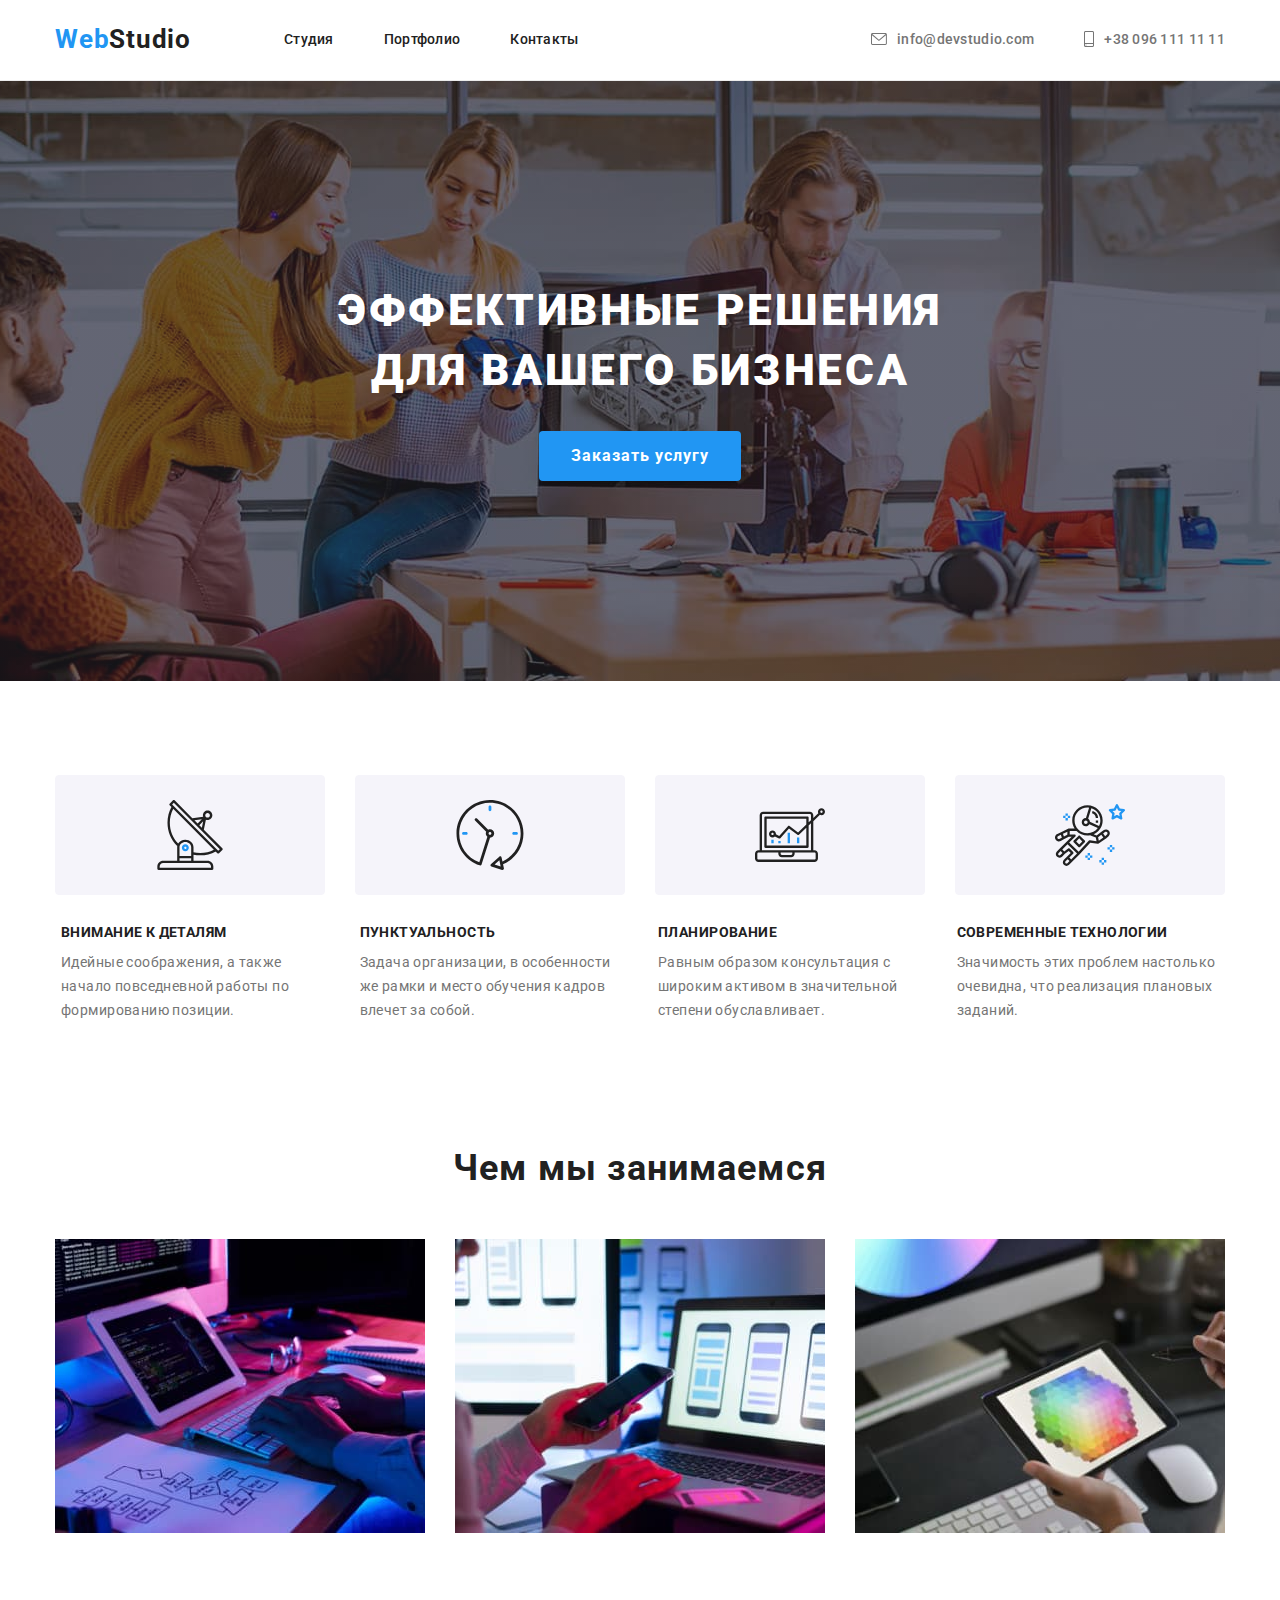
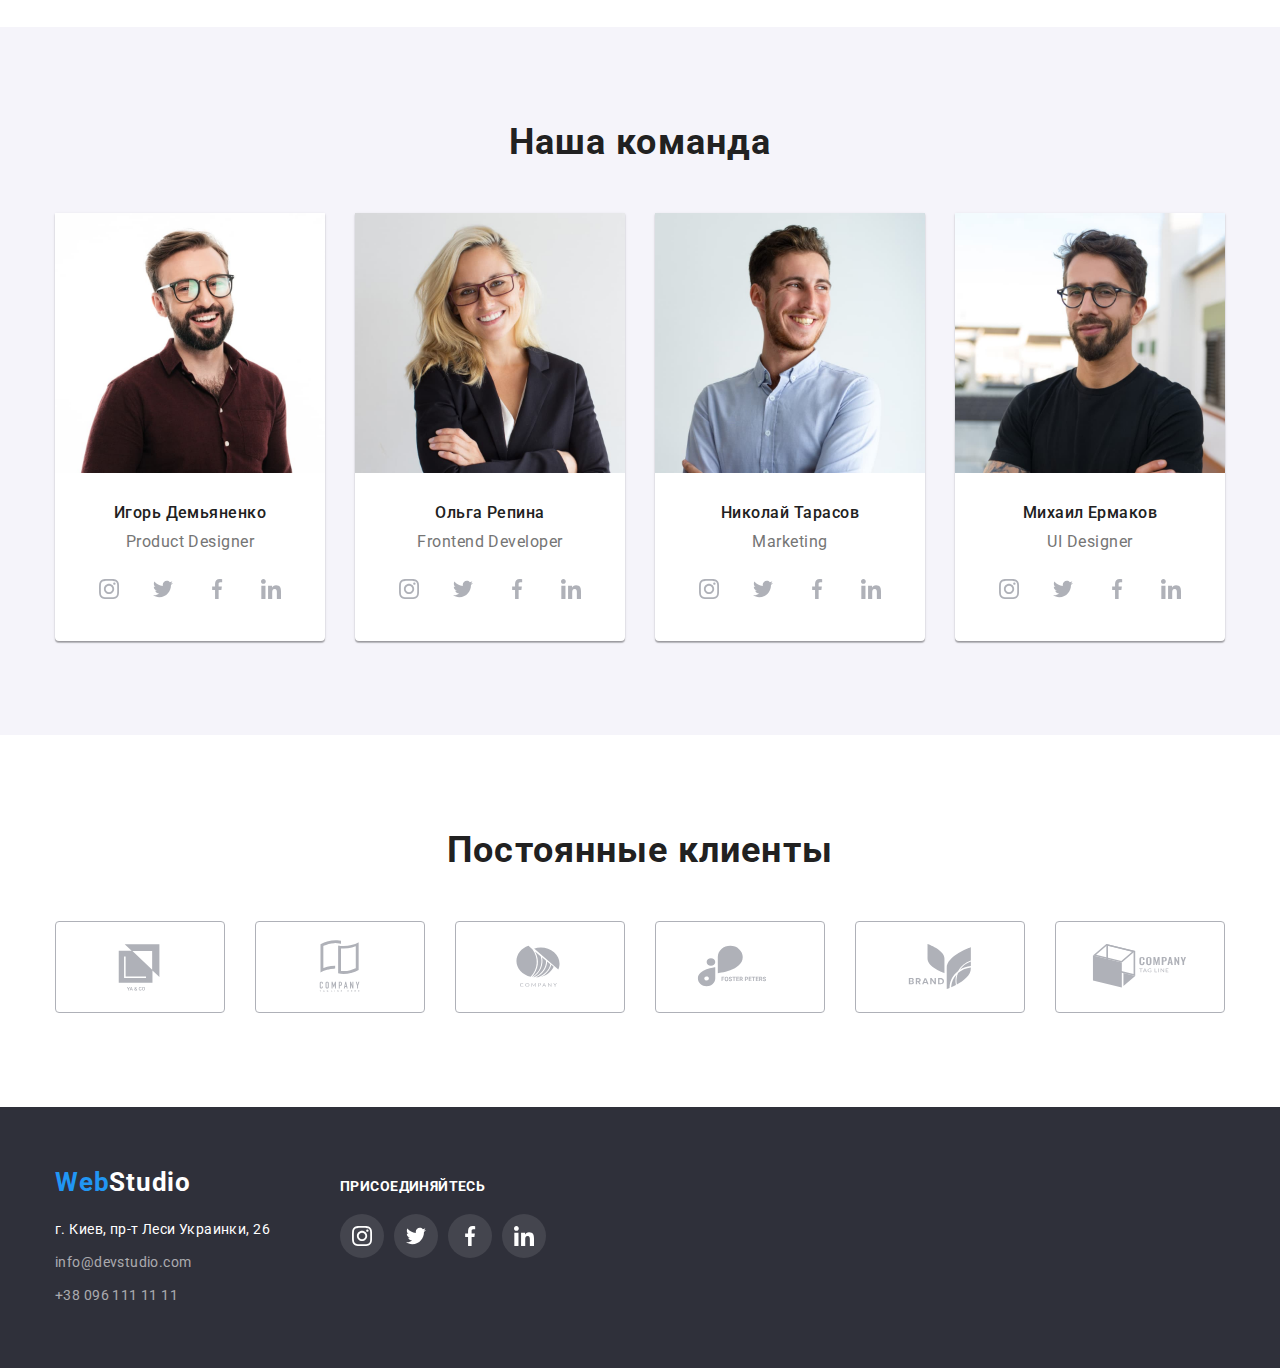
<file: index.html>
<!DOCTYPE html>
<html lang="ru">
<head>
    <meta charset="UTF-8">
    <meta http-equiv="X-UA-Compatible" content="IE=edge">
    <meta name="viewport" content="width=device-width, initial-scale=1.0">
    <title>Эффективные решения для вашего бизнеса</title>
    <link rel="preconnect" href="https://fonts.googleapis.com">
    <link rel="preconnect" href="https://fonts.gstatic.com" crossorigin>
    <link href="https://fonts.googleapis.com/css2?family=Raleway:wght@700&family=Roboto:wght@400;500;700;900&display=swap" rel="stylesheet">
    <link 
        rel="stylesheet" 
        href="https://cdnjs.cloudflare.com/ajax/libs/modern-normalize/1.1.0/modern-normalize.min.css" 
        integrity="sha512-wpPYUAdjBVSE4KJnH1VR1HeZfpl1ub8YT/NKx4PuQ5NmX2tKuGu6U/JRp5y+Y8XG2tV+wKQpNHVUX03MfMFn9Q==" 
        crossorigin="anonymous" 
        referrerpolicy="no-referrer" 
    />
    <link rel="stylesheet" href="https://cdnjs.cloudflare.com/ajax/libs/modern-normalize/1.1.0/modern-normalize.min.css">
    <link rel="stylesheet" href="./css/style.css">
</head>
<body>
    <header class="header">
        <div class="container header-container">
        <a class="header-logo link" href="./index.html"><span class="header-logo-web">Web</span>Studio</a>
        <nav class="header-nav">
            <ul class="list header-list">
                <li class="header-item"><a class="link header-link" href="./index.html"
                    rel="noopener noreferrer">Студия</a></li>
                <li class="header-item"><a class="link header-link" href="./portfolio.html"
                    rel="noopener noreferrer">Портфолио</a></li>
                <li class="header-item"><a class="link header-link" href="">Контакты</a></li>            
             </ul>
        </nav>
               
            <ul class="list header-tel-item">
                <li class="header-mail-img">
                                <a class="link header-tel" href="mailto:info@devstudio.com">
                   <svg class="header-mail" width="16" height="12">
                       <use href="./images/icons.svg#icon-envelope">
                        </use>
                   </svg>
                    info@devstudio.com
                                </a>
                
                </li>
                    
                <li class="header-mail-img">
                                <a class="link header-tel" href="tel:+380961111111">
                    <svg class="header-mail" width="10" height="16">
                        <use href="./images/icons.svg#icon-smartphone">
                        </use>
                    </svg>                       
                    +38 096 111 11 11
                                </a>
                </li>
            </ul>
        </div>      
    </header>
    <main>
        <section class="hero">
            <div class="container hero-container">
            <h1 class="hero-title">Эффективные решения для вашего бизнеса</h1>
            <button type="button" class="hero-btn">Заказать услугу</button> 
            </div>
        </section>
        <section class="about">
            <div class="container about-container">
            <h2 class="visually-hidden">Преимущества</h2>
            <ul class="about-item-photo-img" style="list-style:none;">
                <li class="about-item-title-img">
                    <a href="" class="about-item-link">
                        <svg class="about-item-icon" width="70" height="70">
                            <use href="./images/icons.svg#icon-antenna">
                            </use>
                        </svg>
                    </a>
                </li>
                <li class="about-item-title-img">
                    <a href="" class="about-item-link">
                        <svg class="about-item-icon" width="70" height="70">
                            <use href="./images/icons.svg#icon-clock">
                            </use>
                        </svg>
                    </a>
                </li>
                <li class="about-item-title-img">
                    <a href="" class="about-item-link">
                        <svg class="about-item-icon" width="70" height="70">
                            <use href="./images/icons.svg#icon-diagram">
                            </use>
                        </svg>
                    </a>
                </li>
                <li class="about-item-title-img">
                    <a href="" class="about-item-link">
                        <svg class="about-item-icon" width="70" height="70">
                            <use href="./images/icons.svg#icon-astronaut">
                            </use>
                        </svg>
                    </a>
                </li>
            </ul>
            
            <ul class="list about-list">
                <li class="about-item">               
                    <h3 class="about-item-title">Внимание к деталям</h3>
                    <p class="about-item-text">Идейные соображения, а также начало повседневной работы по формированию позиции.</p>
                </li>
                 <li class="about-item">
                     <h3 class="about-item-title">Пунктуальность</h3>
                     <p class="about-item-text">Задача организации, в особенности же рамки и место обучения кадров влечет за собой.</p>
                 </li>
                 <li class="about-item">
                    <h3 class="about-item-title">Планирование</h3>
                    <p class="about-item-text">Равным образом консультация с широким активом в значительной степени обуславливает.</p>
                 </li>
                 <li class="about-item">
                     <h3 class="about-item-title">Современные технологии</h3>
                     <p class="about-item-text">Значимость этих проблем настолько очевидна, что реализация плановых заданий.</p>
                 </li>
            </ul>
            </div>
        </section>
        <section class="images">
            <div class="container">
            <h2 class="after-title">Чем мы занимаемся</h2>
            <ul class="list about-img">
                <li class="about-list-img">
                    <img 
                    src="./images/about-img-1.jpg" 
                    alt="печатает на планшете"
                    width="370"
                    height="294"
                    />
                </li>
                <li class="about-list-img">
                    <img 
                    src="./images/about-img-2.jpg" 
                    alt="печатает на ноутбуке"
                    width="370"
                    height="294"
                    />  
                </li>
                <li class="about-list-img">
                    <img 
                    src="./images/about-img-3.jpg" 
                    alt="рисует на планшете"
                    width="370"
                    height="294"
                    />    
                </li>
            </ul>
            </div>
        </section>
        <section class="team">
            <div class="container">
            <h2 class="after-title">Наша команда</h2>
            <ul class="about-team" style="list-style:none;">
                <li class="about-item-img">
                    <img src="./images/team-img-1.jpg" alt="Игорь Демьяненко"
                    width="270"
                    height="260">
                    <div class="about-item-content">
                    <h3 class="about-item-name">Игорь Демьяненко</h3>
                    <p class="about-item-profession" lang="en">Product Designer</p>
                    <ul class="about-team-social-list list">
                        <li class="about-team-social-item">
                            <a href="" class="about-team-social-link">
                                <svg class="about-team-social-icon" width="20" height="20">
                                    <use href="./images/icons.svg#icon-instagram"></use>
                                </svg>
                            </a>
                        </li>
                        <li class="about-team-social-item">
                            <a href="" class="about-team-social-link">
                                <svg class="about-team-social-icon" width="20" height="20">
                                    <use href="./images/icons.svg#icon-twitter"></use>
                                </svg>
                            </a>
                        </li>
                        <li class="about-team-social-item">
                            <a href="" class="about-team-social-link">
                                <svg class="about-team-social-icon" width="20" height="20">
                                    <use href="./images/icons.svg#icon-facebook"></use>
                                </svg>
                            </a>
                        </li>
                        <li class="about-team-social-item">
                            <a href="" class="about-team-social-link">
                                <svg class="about-team-social-icon" width="20" height="20">
                                    <use href="./images/icons.svg#icon-linkedin"></use>
                                </svg>
                            </a>
                        </li>
                    </ul>
                    </div>
                </li>
                <li class="about-item-img">
                    <img src="./images/team-img-2.jpg" alt="Ольга Репина"
                    width="270"
                    height="260">
                    <div class="about-item-content">
                    <h3 class="about-item-name">Ольга Репина</h3>
                    <p class="about-item-profession" lang="en">Frontend Developer</p>
                    <ul class="about-team-social-list list">
                        <li class="about-team-social-item">
                            <a href="" class="about-team-social-link">
                                <svg class="about-team-social-icon" width="20" height="20">
                                    <use href="./images/icons.svg#icon-instagram"></use>
                                </svg>
                            </a>
                        </li>
                        <li class="about-team-social-item">
                            <a href="" class="about-team-social-link">
                                <svg class="about-team-social-icon" width="20" height="20">
                                    <use href="./images/icons.svg#icon-twitter"></use>
                                </svg>
                            </a>
                        </li>
                        <li class="about-team-social-item">
                            <a href="" class="about-team-social-link">
                                <svg class="about-team-social-icon" width="20" height="20">
                                    <use href="./images/icons.svg#icon-facebook"></use>
                                </svg>
                            </a>
                        </li>
                        <li class="about-team-social-item">
                            <a href="" class="about-team-social-link">
                                <svg class="about-team-social-icon" width="20" height="20">
                                    <use href="./images/icons.svg#icon-linkedin"></use>
                                </svg>
                            </a>
                        </li>
                    </ul>
                </div>
                </li>
                <li class="about-item-img">
                    <img src="./images/team-img-3.jpg" alt="Николай Тарасов"
                    width="270"
                    height="260">
                    <div class="about-item-content">
                    <h3 class="about-item-name">Николай Тарасов</h3>
                    <p class="about-item-profession" lang="en">Marketing</p>
                    <ul class="about-team-social-list list">
                        <li class="about-team-social-item">
                            <a href="" class="about-team-social-link">
                                <svg class="about-team-social-icon" width="20" height="20">
                                    <use href="./images/icons.svg#icon-instagram"></use>
                                </svg>
                            </a>
                        </li>
                        <li class="about-team-social-item">
                            <a href="" class="about-team-social-link">
                                <svg class="about-team-social-icon" width="20" height="20">
                                    <use href="./images/icons.svg#icon-twitter"></use>
                                </svg>
                            </a>
                        </li>
                        <li class="about-team-social-item">
                            <a href="" class="about-team-social-link">
                                <svg class="about-team-social-icon" width="20" height="20">
                                    <use href="./images/icons.svg#icon-facebook"></use>
                                </svg>
                            </a>
                        </li>
                        <li class="about-team-social-item">
                            <a href="" class="about-team-social-link">
                                <svg class="about-team-social-icon" width="20" height="20">
                                    <use href="./images/icons.svg#icon-linkedin"></use>
                                </svg>
                            </a>
                        </li>
                    </ul>
                </div>
                </li>
                <li class="about-item-img">
                    <img src="./images/team-img-4.jpg" alt="Михаил Ермаков"
                    width="270"
                    height="260">
                    <div class="about-item-content">
                    <h3 class="about-item-name">Михаил Ермаков</h3>
                    <p class="about-item-profession" lang="en">UI Designer</p>
                    <ul class="about-team-social-list list">
                        <li class="about-team-social-item">
                            <a href="" class="about-team-social-link">
                                <svg class="about-team-social-icon" width="20" height="20">
                                    <use href="./images/icons.svg#icon-instagram"></use>
                                </svg>
                            </a>
                        </li>
                        <li class="about-team-social-item">
                            <a href="" class="about-team-social-link">
                                <svg class="about-team-social-icon" width="20" height="20">
                                    <use href="./images/icons.svg#icon-twitter"></use>
                                </svg>
                            </a>
                        </li>
                        <li class="about-team-social-item">
                            <a href="" class="about-team-social-link">
                                <svg class="about-team-social-icon" width="20" height="20">
                                    <use href="./images/icons.svg#icon-facebook"></use>
                                </svg>
                            </a>
                        </li>
                        <li class="about-team-social-item">
                            <a href="" class="about-team-social-link">
                                <svg class="about-team-social-icon" width="20" height="20">
                                    <use href="./images/icons.svg#icon-linkedin"></use>
                                </svg>
                            </a>
                        </li>
                    </ul>
                </div>
                </li>
            </ul>
        </div>
        </section>
    <section class="clients">
        <div class="container">
            <h2 class="after-title">Постоянные клиенты</h2>
            <ul class="about-clients" style="list-style:none;">
                <li class="about-clients-img">
                    <a href="" class="about-clients-link">
                    <svg class="about-clients-icon" width="106" height="60">
                        <use href="./images/icons.svg#icon-Logo1">
                        </use>
                    </svg>
                    </a>
                </li>
                <li class="about-clients-img">
                    <a href="" class="about-clients-link">
                    <svg class="about-clients-icon" width="106" height="60">
                        <use href="./images/icons.svg#icon-Logo2">
                        </use>
                    </svg>
                    </a>
                </li>
                <li class="about-clients-img">
                    <a href="" class="about-clients-link">
                    <svg class="about-clients-icon" width="106" height="60">
                        <use href="./images/icons.svg#icon-Logo3">
                        </use>
                    </svg>
                    </a>
                </li>
                <li class="about-clients-img">
                    <a href="" class="about-clients-link">
                    <svg class="about-clients-icon" width="106" height="60">
                        <use href="./images/icons.svg#icon-Logo4">
                        </use>
                    </svg>
                    </a>
                </li>
                <li class="about-clients-img">
                    <a href="" class="about-clients-link">
                    <svg class="about-clients-icon" width="106" height="60">
                        <use href="./images/icons.svg#icon-Logo5">
                        </use>
                    </svg>
                    </a>
                </li>
                <li class="about-clients-img">
                    <a href="" class="about-clients-link">
                    <svg class="about-clients-icon" width="106" height="60">
                        <use href="./images/icons.svg#icon-Logo6">
                        </use>
                    </svg>
                    </a>
                </li>
            </ul>
        </div>
    </section>    
    </main>
    <footer class="footer">
        <div class="container footer-all">
        <div class="footer-one">
        <a class="footer-name" href="./index.html"><span class="footer-name-web">Web</span>Studio</a>
            <address>                 
                <ul class="list2" style="list-style:none;">
                    <li>
                        <a class="link footer-link-adress" href="https://goo.gl/maps/Z5e63TXr589WFTZRA" 
                        target="_blank"
                        rel="noopener noreferrer"
                        >г. Киев, пр-т Леси Украинки, 26</a>
                    </li>        
                    <li>
                        <a class="link footer-link" href="mailto:info@devstudio.com">info@devstudio.com</a>
                    </li>
                    <li>
                        <a class="link footer-link" href="tel:+380961111111">+38 096 111 11 11</a>
                    </li>
                 </ul>
            </address>
        </div>
        <div class="footer-two">
            <h3 class="footer-name-2">
                Присоединяйтесь
            </h3>
            <ul class="footer-name-2-list" style="list-style:none;">
                <li class="footer-social-item">
                    <a href="" class="footer-social-link">
                        <svg class="footer-social-icon" width="20" height="20">
                            <use href="./images/icons.svg#icon-instagram"></use>
                        </svg>
                    </a>
                </li>
                <li class="footer-social-item">
                    <a href="" class="footer-social-link">
                        <svg class="footer-social-icon" width="20" height="20">
                            <use href="./images/icons.svg#icon-twitter"></use>
                        </svg>
                    </a>
                </li>
                <li class="footer-social-item">
                    <a href="" class="footer-social-link">
                        <svg class="footer-social-icon" width="20" height="20">
                            <use href="./images/icons.svg#icon-facebook"></use>
                        </svg>
                    </a>
                </li>
                <li class="footer-social-item">
                    <a href="" class="footer-social-link">
                        <svg class="footer-social-icon" width="20" height="20">
                            <use href="./images/icons.svg#icon-linkedin"></use>
                        </svg>
                    </a>
                </li>
            </ul>
        </div>
        </div>


    </footer>
    
</body>
</html>
</file>
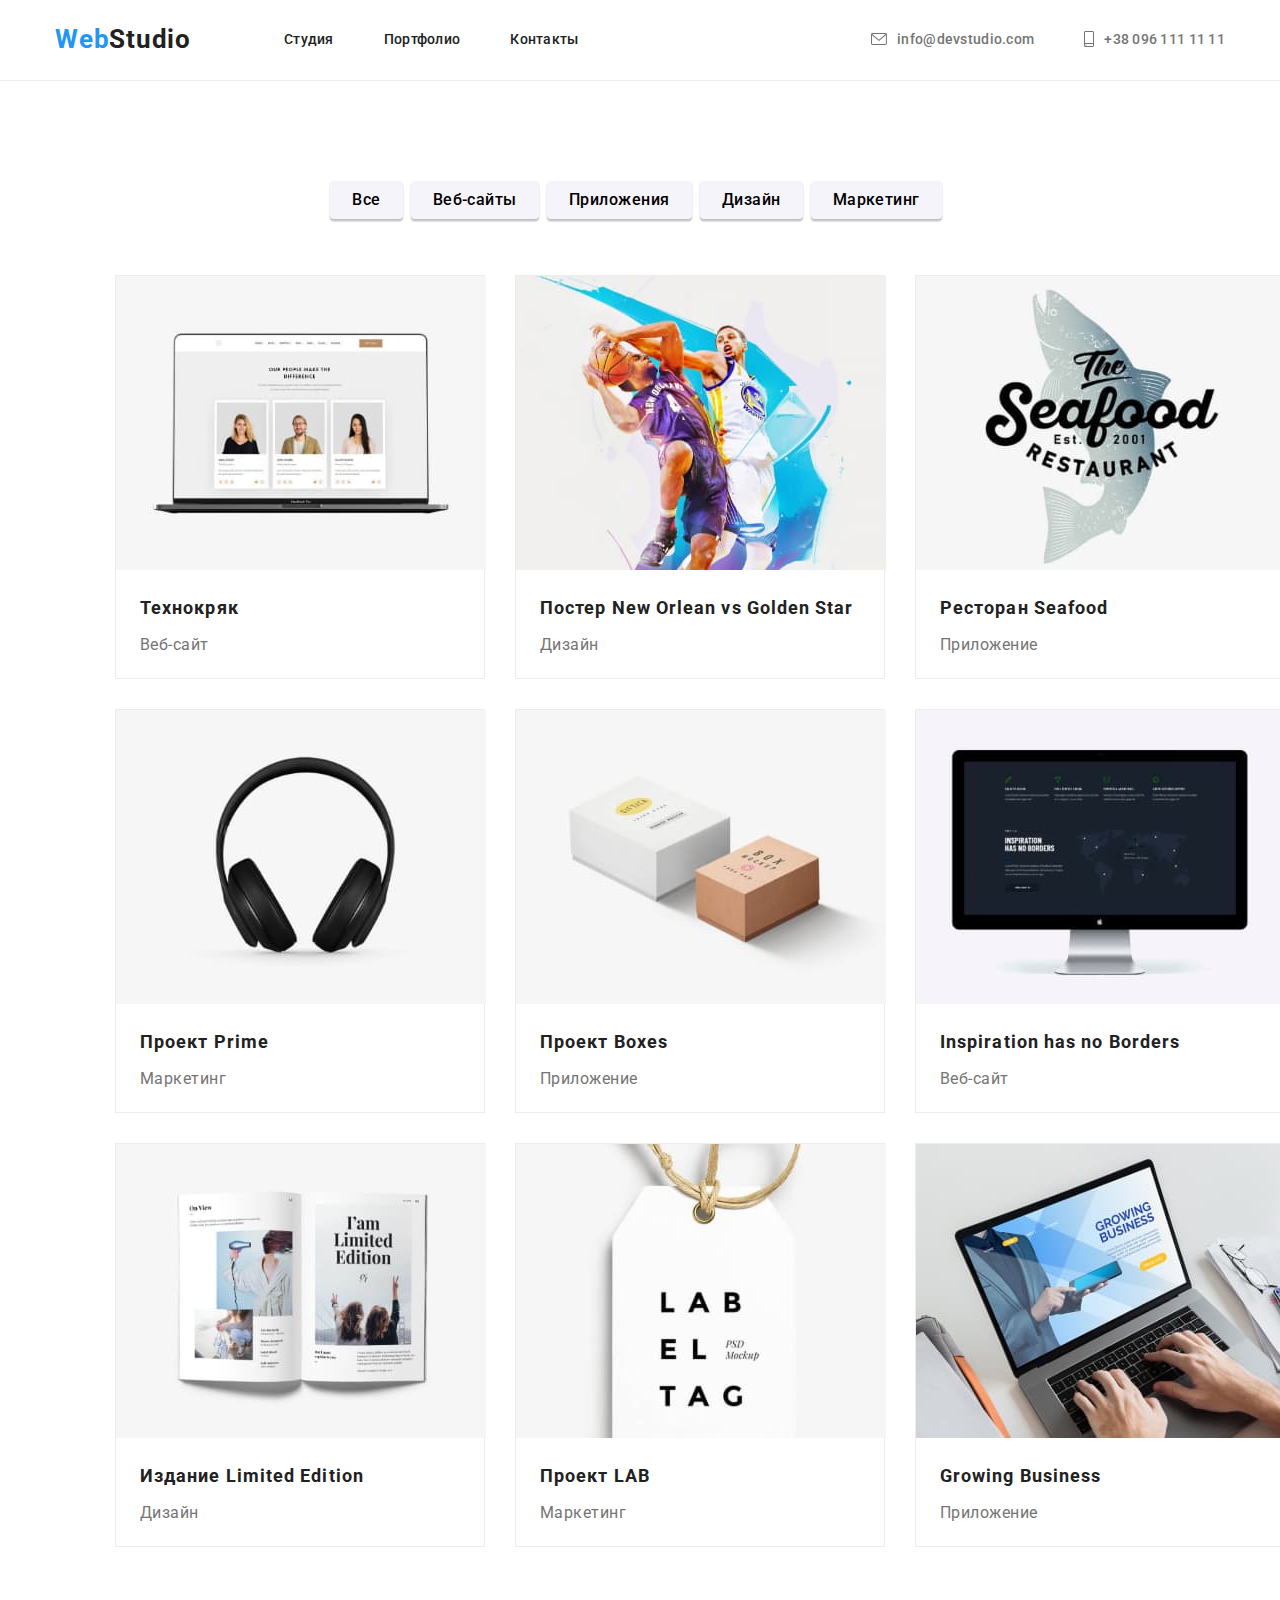
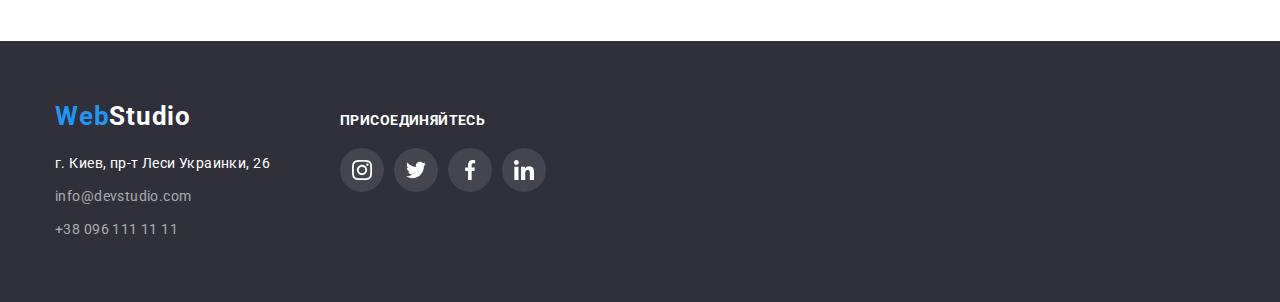
<file: portfolio.html>
<!DOCTYPE html>
<html lang="ru">
<head>
    <meta charset="UTF-8">
    <meta http-equiv="X-UA-Compatible" content="IE=edge">
    <meta name="viewport" content="width=device-width, initial-scale=1.0">
    <title>Эффективные решения для вашего бизнеса</title>
    <link rel="preconnect" href="https://fonts.googleapis.com">
    <link rel="preconnect" href="https://fonts.gstatic.com" crossorigin>
    <link href="https://fonts.googleapis.com/css2?family=Raleway:wght@700&family=Roboto:wght@400;500;700;900&display=swap" rel="stylesheet">
    <link rel="stylesheet" href="https://cdnjs.cloudflare.com/ajax/libs/modern-normalize/1.1.0/modern-normalize.min.css">
    <link rel="stylesheet" href="./css/style.css">
    
</head>
<body>
    <header class="header">
        <div class="container header-container">
        <a class="header-logo link" href="./index.html"><span class="header-logo-web">Web</span>Studio</a>
        <nav class="header-nav">
            <ul class="list header-list">
                <li class="header-item"><a class="link header-link" href="./index.html"
                    rel="noopener noreferrer">Студия</a></li>
                <li class="header-item"><a class="link header-link" href="./portfolio.html"
                    rel="noopener noreferrer">Портфолио</a></li>
                <li class="header-item"><a class="link header-link" href="">Контакты</a></li>            
             </ul>
        </nav>         
                        
            <ul class="list header-tel-item">
                <li class="header-mail-img">
                    <a class="link header-tel" href="mailto:info@devstudio.com">
                        <svg class="header-mail" width="16" height="12">
                            <use href="./images/icons.svg#icon-envelope">
                             </use>
                        </svg>                        
                        info@devstudio.com
                    </a>
                </li>
                <li class="header-mail-img">
                    <a class="link header-tel" href="tel:+380961111111">
                        
                        <svg class="header-mail" width="10" height="16">
                            <use href="./images/icons.svg#icon-smartphone">
                            </use>
                        </svg>
                        +38 096 111 11 11
                    </a>
                </li>
            </ul>
        
        </div>    
    </header>
<main>
    <section class="hero-portfolio">
        <div class="container">
        <ul class="list-btn" style="list-style:none;">
            <li>
                <button type="button" class="hero-list-btn">
                Все
                </button> 
            </li>
            <li>
                <button type="button" class="hero-list-btn">
                Веб-сайты
                </button> 
            </li>
            <li>
                <button type="button" class="hero-list-btn">
                Приложения
                </button> 
            </li>
            <li>
                <button type="button" class="hero-list-btn">
                Дизайн
                </button> 
            </li>
            <li>
                <button type="button" class="hero-list-btn">
                Маркетинг
                </button> 
            </li>
        </ul>
        </div>
    </section>
    <section class="portfolio">
        <div class="container">
        <ul class="portfolio-list" style="list-style:none;">
            <li class="portfolio-list-item">
                <img src="./images/web-img-1.jpg" alt="Веб-сайт1"
                width="370"
                height="294">
                <h3 class="portfolio-title">Технокряк</h3>
                <p class="portfolio-text">Веб-сайт</p>
            </li>
            <li class="portfolio-list-item">
                <img src="./images/design-img-1.jpg" alt="Дизайн1"
                width="370"
                height="294">
                <h3 class="portfolio-title">Постер New Orlean vs Golden Star</h3>
                <p class="portfolio-text">Дизайн</p>
            </li>
            <li class="portfolio-list-item">
                <img src="./images/app-img-1.jpg" alt="Приложение1"
                width="370"
                height="294">
                <h3 class="portfolio-title">Ресторан Seafood</h3>
                <p class="portfolio-text">Приложение</p>
            </li>
            <li class="portfolio-list-item">
                <img src="./images/marketing-img-1.jpg" alt="Маркетинг1"
                width="370"
                height="294">
                <h3 class="portfolio-title">Проект Prime</h3>
                <p class="portfolio-text">Маркетинг</p>
            </li>
            <li class="portfolio-list-item">
                <img src="./images/app-img-2.jpg" alt="Приложение2"
                width="370"
                height="294">
                <h3 class="portfolio-title">Проект Boxes</h3>
                <p class="portfolio-text">Приложение</p>
            </li>
            <li class="portfolio-list-item">
                <img src="./images/web-img-2.jpg" alt="Веб-сайт2"
                width="370"
                height="294">
                <h3 class="portfolio-title" lang="en">Inspiration has no Borders</h3>
                <p class="portfolio-text">Веб-сайт</p>
            </li>
            <li class="portfolio-list-item">
                <img src="./images/design-img-2.jpg" alt="Дизайн2"
                width="370"
                height="294">
                <h3 class="portfolio-title">Издание Limited Edition</h3>
                <p class="portfolio-text">Дизайн</p>
            </li>
            <li class="portfolio-list-item">
                <img src="./images/marketing-img-2.jpg" alt="Маркетинг2"
                width="370"
                height="294">
                <h3 class="portfolio-title">Проект LAB</h3>
                <p class="portfolio-text">Маркетинг</p>
            </li>
            <li class="portfolio-list-item">
                <img src="./images/app-img-3.jpg" alt="Приложение3"
                width="370"
                height="294">
                <h3 class="portfolio-title" lang="en">Growing Business</h3>
                <p class="portfolio-text">Приложение</p>
            </li>
        </ul>
    
        </div>
    </section>
</main>
<footer class="footer">
    <div class="container footer-all">
    <div class="footer-one">
    <a class="footer-name" href="./index.html"><span class="footer-name-web">Web</span>Studio</a>
        <address>                 
            <ul class="list2" style="list-style:none;">
                <li>
                    <a class="link footer-link-adress" href="https://goo.gl/maps/Z5e63TXr589WFTZRA" 
                    target="_blank"
                    rel="noopener noreferrer"
                    >г. Киев, пр-т Леси Украинки, 26</a>
                </li>        
                <li>
                    <a class="link footer-link" href="mailto:info@devstudio.com">info@devstudio.com</a>
                </li>
                <li>
                    <a class="link footer-link" href="tel:+380961111111">+38 096 111 11 11</a>
                </li>
             </ul>
        </address>
    </div>
    <div class="footer-two">
        <h3 class="footer-name-2">
            Присоединяйтесь
        </h3>
        <ul class="footer-name-2-list" style="list-style:none;">
            <li class="footer-social-item">
                <a href="" class="footer-social-link">
                    <svg class="footer-social-icon" width="20" height="20">
                        <use href="./images/icons.svg#icon-instagram"></use>
                    </svg>
                </a>
            </li>
            <li class="footer-social-item">
                <a href="" class="footer-social-link">
                    <svg class="footer-social-icon" width="20" height="20">
                        <use href="./images/icons.svg#icon-twitter"></use>
                    </svg>
                </a>
            </li>
            <li class="footer-social-item">
                <a href="" class="footer-social-link">
                    <svg class="footer-social-icon" width="20" height="20">
                        <use href="./images/icons.svg#icon-facebook"></use>
                    </svg>
                </a>
            </li>
            <li class="footer-social-item">
                <a href="" class="footer-social-link">
                    <svg class="footer-social-icon" width="20" height="20">
                        <use href="./images/icons.svg#icon-linkedin"></use>
                    </svg>
                </a>
            </li>
        </ul>
    </div>
    </div>
</footer>

</body>
</html>
</file>
<file: css/style.css>
html {
    box-sizing: border-box;
}
*,
*::before,
*::after {
    box-sizing: inherit;
}


h1,
h2,
h3,
h4,
h5,
h6,
p {
    margin: 0;
}

ul {
    margin: 0;
    padding: 0;
}
.li {
    display: inline-block;
}
button {
    cursor: pointer;
}

img {
    display: block;
}


:root {
--header-color: #212121;
--text-color: #757575;
--btn-color: #FFFFFF;
--accent-color:#2196F3;
--first-title-color: #ffffff;
--second-title-color: #212121;
}
body {
    font-family: "Roboto", sans-serif;
    color: grey;
    margin: 0;
}

.list {
    list-style: none;
}

.link {
    text-decoration: none;
}

.visually-hidden {
position: absolute;
white-space: nowrap;
width: 1px;
height: 1px;
overflow: hidden;
border: 0;
padding: 0;
clip: rect(0 0 0 0);
clip-path: inset(50%);
margin: -1px;
}

.container {
    width: 1200px;
    padding-left: 15px;
    padding-right: 15px;
    margin: 0 auto;
    /* outline: 2px solid tomato; */
}


/* ----------HEADER----------- */
.header {
    background-color: #FFFFFF;
    padding-top: 24px;
    padding-bottom: 25px;
    border-bottom: 1px solid #ECECEC;
    }
.header-logo {
    margin-right: 93px;

}
.header-item {
    margin-right: 50px;
}

.header-item:last-child {
    margin-right: 0;
}
.header-container {
    display: flex;
    align-items: center;
    width: 1200px;
    padding-left: 15px;
    padding-right: 15px;
    
}

.list {
    display: flex;
    margin-left: auto;
    list-style: none;
    font-weight: 500;
    justify-content: space-evenly    ;
    align-items: center;

  }
  
.header-logo {
    font-weight: bold;
    font-size: 26px;
    line-height: 1.19;
    letter-spacing: 0.03em;
    color: var(--header-color);
}
.header-logo-web {
    font-weight: bold;
    font-size: 26px;
    line-height: 1.19;
    letter-spacing: 0.03em;
    color: var(--accent-color); 
    
}
.header-link {
    font-weight: 500;
    font-size: 14px;
    line-height: 1.4;
    letter-spacing: 0.02em;
    color: var(--header-color);
    display: block;
}
/* .header-tel:focus {
    color: var(--accent-color);
} */

.header-tel {
    font-weight: 500;
    font-size: 14px;
    line-height: 1.4;
    letter-spacing: 0.02em;
    color: var(--text-color);
    display: flex;  
    align-items: center;
    
}
.header-tel:last-child {
margin-left: 50px;
}

.header-contacts {
    margin-left: auto;
    display: flex;
    
}

.header-mail {
    align-items: center;
    margin-right: 10px;
    fill: var(--text-color);
}
.header-tel:hover,
.header-tel:focus {
    color: #2196F3;
}
.header-tel:hover .header-mail,
.header-tel:focus .header-mail {
    fill: #2196F3;
}
/* .header-mail:hover,
.header-mail:focus {
    fill:var(--accent-color);
}
.header-mail-img:hover,
.header-mail-img:focus {
    fill:var(--accent-color);
} */
/* ----------HERO----------- */
.hero {
    background-color:#2F303A;
    background-image: linear-gradient(
        rgba(47, 48, 58, 0.4),
        rgba(47, 48, 58, 0.4)
    ),
    url(../images/hero-bg.jpg);
    background-repeat: no-repeat;
    background-position: center;
    background-size: cover;
    max-width: 1600px;
    height: 600px;
    margin: 0 auto;
    padding: 0;
    text-align: center;
    padding-top: 200px;
    /* padding-bottom: 200px; */
}
.hero-container {
    text-align: center;
    /* margin: 0 auto; */
}
.list-btn {
    display: flex;
    border-radius: 4px;
    padding: 6px 22px;
    /* display: inline-block; */
    text-align: center;
    align-items: center; 
    justify-content: center;
    
}

.hero-portfolio {
    padding-top: 94px;
    padding-bottom: 50px;
    background-color: white;
    /* margin-right: 100px;
    margin-left: 100px; */
}
.hero-title {
    margin-top: 0;
    margin-bottom: 0;
    font-family: "Roboto", sans-serif;
    font-weight: 900;
    font-size: 44px;
    line-height: 1.36;
    text-align: center;
    letter-spacing: 0.06em;
    text-transform: uppercase;
    color: var(--first-title-color);
    max-width: 696px;
    margin: auto;
   
}

.hero-btn {
    font-family: inherit; 
    font-weight: bold;
    font-size: 16px;
    line-height: 1.87;
    text-align: center;
    letter-spacing: 0.06em;
    color: var(--btn-color);
    background: #2196F3;
    cursor: pointer;
    box-shadow: 0px 4px 4px rgba(0, 0, 0, 0.15);
    border: none;
    border-radius: 4px;
    padding: 10px 32px;
    margin-top: 30px;
    margin-right: auto;
    margin-left: auto;
    margin-bottom: 200px;
    
}
.hero-list-btn {
    font-family: "Roboto", sans-serif;
    font-style: normal;
    font-weight: 500;
    font-size: 16px;
    line-height: 1.62;
    text-align: center;
    letter-spacing: 0.03em;
    cursor: pointer;
    background: #F5F4FA;
    border: none;
    box-shadow: 0px 3px 1px rgba(0, 0, 0, 0.1), 0px 1px 2px rgba(0, 0, 0, 0.08), 0px 2px 2px rgba(0, 0, 0, 0.12);
    border-radius: 4px;
    padding: 6px 22px;
    /* margin-bottom: 50px; */
    margin-right: 8px;
    display: inline-block;

}

.hero-list-btn:hover, 
.hero-list-btn:focus {
    color: var(--btn-color);
    background: #2196F3;
}
/* ----------ABOUT----------- */
.about {
    background-color: white;
    padding-top: 94px;
    padding-bottom: 94px;
    /* margin-left: 215px;
    margin-right: 215px; */
    
}
.about-item:nth-child(1) {
margin-left: 0;
}

.about-list {
    display: flex;
    }
/* .about-list + .about-list {
    margin-left: 30px;
} */
/* .about-item::before {
    content: "";
    display: block;
    height: 120px;
    background-color: #F5F4FA;
    background-position: center;
    margin-bottom: 30px;
    border-radius: 4px;
} */
.about-item-title {
    font-family: "Roboto", sans-serif;
    font-weight: bold;
    font-size: 14px;
    line-height: 1.14;
    letter-spacing: 0.03em;
    text-transform: uppercase;
    color: var(--second-title-color);
    margin-bottom: 10px;
    
}
.about-item-text {
    font-weight: normal;
    font-size: 14px;
    line-height: 1.71;
    letter-spacing: 0.03em;
    color: var(--text-color);
    /* margin-bottom: 94px; */
    
    
}
.about-item-photo-img {
    display: flex;
    justify-content: center;
}
.about-item-title-img + .about-item-title-img {
    margin-left: 30px;
}
.about-item-link {
    width: 270px;
    height: 120px;
    background-color: #F5F4FA;
    border-radius: 4px;
    display: flex;
    justify-content: center;
    align-items: center;
    border: 1px solid #F5F4FA;
    box-sizing: border-box;
    margin-bottom: 30px;
    
}
/* ----------IMAGES----------- */
.images {
    padding-top: 0px;
    padding-bottom: 94px;
    background-color: white;
    /* margin-left: 215px;
    margin-right: 215px; */
}
.after-title {
    font-family: "Roboto", sans-serif;
    font-style: normal;
    font-weight: bold;
    font-size: 36px;
    line-height: 1.17;
    text-align: center;
    letter-spacing: 0.03em;
    color: var(--second-title-color);
    margin-bottom: 50px;
    /* padding-top: 94px; */
}
.about-img {
    display: flex;
    flex-wrap: wrap;
    margin-left: -30px;
    margin-bottom: -30px;
}
.about-list-img {
    flex-basis: calc(100% / 3 - 30px);
    margin-left: 30px;
    margin-bottom: 30px;
}
/* ----------TEAM----------- */
.about-team {
    display: flex;
    flex-wrap: nowrap;
    margin-left: -30px;
    margin-bottom: -30px;
    
}
/* .about-item:not(:last-child) {
    margin-right: 30px; */
.about-item {
    flex-basis: calc(100% / 4 - 30px);
    margin-left: 30px;
    margin-bottom: 30px;
    /* width: 270px;
    height: 75px; */
}

/* .about-list li:not(:first-child) {
    margin-left: 30px;
} */
.about-item-name {
    padding-top: 30px;
    padding-bottom: 10px;
}
/* .about-item-profession {
    padding-bottom: 30px;
} */
.about-item-img {
    flex-basis: calc(100% / 4 - 30px);
    margin-left: 30px;
    margin-bottom: 30px;
    box-shadow: 0px 1px 3px rgba(0, 0, 0, 0.12), 0px 1px 1px rgba(0, 0, 0, 0.14), 0px 2px 1px rgba(0, 0, 0, 0.2);
    border-radius: 0px 0px 4px 4px;
    background: #ffff;
}
.team {
    padding-top: 94px;
    padding-bottom: 94px;
    background-color: #F5F4FA;
    /* margin-left: 215px;
    margin-right: 215px; */
}
.about-item-name {
    font-family: "Roboto", sans-serif;
    font-style: normal;
    font-weight: 500;
    font-size: 16px;
    line-height: 1.19;
    text-align: center;
    letter-spacing: 0.03em;
    color: var(--second-title-color);
}
.about-item-profession {
    font-family: "Roboto", sans-serif;
    font-style: normal;
    font-weight: normal;
    font-size: 16px;
    line-height: 1.19;
    text-align: center;
    letter-spacing: 0.03em;
    color: var(--text-color);
    margin-bottom: 16px;
}
.about-item-content {
    margin-bottom: 30px;
}
.about-team-social-list {
    display: flex;
    justify-content: center;
}
.about-team-social-item + .about-team-social-item {
    margin-left: 10px;
}
.about-team-social-link {
    width: 44px;
    height: 44px;
    background-color: #ffffff;
    display: flex;
    justify-content: center;
    align-items: center;
    border-radius: 50%;
}
.about-team-social-icon {
    fill: #AFB1B8;
}
.about-team-social-link:hover,
.about-team-social-link:focus {
    background-color: #2196F3;
}
.about-team-social-link:hover .about-team-social-icon,
.about-team-social-link:focus .about-team-social-icon{
    fill: #FFFFFF;
}

/* ----------MENU----------- */
.portfolio {
    background-color: white;
    padding-bottom: 94px;
    margin-right: 100px;
    margin-left: 100px;
}
.portfolio-list {
    display: flex;
    flex-wrap: wrap;
    /* margin-left: -30px;
    margin-bottom: -30px; */
    margin: -15px;
}
.portfolio-list-item {
    flex-basis: calc(100% / 3 - 30px);
    /* margin-left: 30px;
    margin-bottom: 30px; */
    width: 370px;
    height: 404px;
    margin: 15px;
    border: 1px solid #ECECEC;
    cursor: pointer;
}
.portfolio-list-item:hover, 
.portfolio-list-item:focus {
    box-shadow: 0px 1px 1px rgba(0, 0, 0, 0.12),
     0px 4px 4px rgba(0, 0, 0, 0.06),
     1px 4px 6px rgba(0, 0, 0, 0.16);
}
/* .portfolio-list-item:nth-child(3n) {
    margin-right: 0;
} */

.portfolio-title {
    font-weight: bold;
    font-size: 18px;
    line-height: 2;
    letter-spacing: 0.06em;
    color: var(--second-title-color);
    padding: 20px 24px 2px 24px;
}
.portfolio-text {
    font-weight: normal;
    font-size: 16px;
    line-height: 1.87;
    letter-spacing: 0.03em;
    color: var(--text-color);
    padding: 2px 24px 20px 24px;
}
/* ----------CLIENTS----------- */
.clients {
    margin-top: 94px;
}
.about-clients {
    display: flex;
    justify-content: center;
    margin-bottom: 94px;
}
.about-clients-img + .about-clients-img {
    margin-left: 30px;
}
.about-clients-link {
    width: 170px;
    height: 92px;
    background-color: #ffffff;
    display: flex;
    justify-content: center;
    align-items: center;
    border: 1px solid #AFB1B8;
    box-sizing: border-box;
    border-radius: 4px;
    color: #AFB1B8;
}
.about-clients-icon {
    fill: #AFB1B8;
}
.about-clients-link:hover,
.about-clients-link:focus {
        border: 1px solid #2196F3;
}
.about-clients-link:hover .about-clients-icon,
.about-clients-link:focus .about-clients-icon {
    
    fill: #2196F3;
    
}
/* ----------FOOTER----------- */
.footer {
    background-color: #2F303A;
    padding-top: 60px;
    padding-bottom: 60px;
    /* margin-left: 215px;
    margin-right: 215px; */
    
}

.footer-name {
    font-weight: bold;
    font-size: 26px;
    line-height: 1.19;
    letter-spacing: 0.03em;
    color: var(--btn-color);
    text-decoration: none;
    display: inline-block;    
    margin-bottom: 20px;
    
}
.footer-name-web {
    font-weight: bold;
    font-size: 26px;
    line-height: 1.19;
    letter-spacing: 0.03em;
    color: var(--accent-color);
    text-decoration: none;
    
}

.footer-link-adress {
    font-style: normal;
    font-weight: normal;
    font-size: 14px;
    line-height: 1.71;
    letter-spacing: 0.03em;
    color: var(--first-title-color);
    /* margin-bottom: 9px; */
    display: inline-block;
    
}
.footer-link {
    font-style: normal;
    font-weight: normal;
    font-size: 14px;
    line-height: 1.71;
    letter-spacing: 0.03em;
    color: rgba(255, 255, 255, 0.6);
    /* margin-bottom: 9px; */
    display: inline-block;
}
.list2 li:not(:last-child) {
    margin-bottom: 9px;    
}

.footer-link-adress:hover, 
.footer-link-adress:focus,
.footer-link:hover, 
.footer-link:focus {
    color: var(--accent-color);
}
.footer-name-2-list {
    display: flex;
    justify-content: center;
}
.footer-social-itemm + .footer-social-item {
    margin-left: 10px;
}
.footer-social-link {
    width: 44px;
    height: 44px;
    background: rgba(255, 255, 255, 0.1);
    display: flex;
    justify-content: center;
    align-items: center;
    border-radius: 50%;
    margin-right: 10px;
}
.footer-social-icon {
    fill: #ffffff;
}
.footer-social-link:hover,
.footer-social-link:focus {
    background-color: #2196F3;
}
.footer-social-link:hover .footer-social-icon,
.footer-social-link:focus .footer-social-icon{
    fill: #FFFFFF;
}

.footer-all {
    display: flex;
    align-items: baseline;
}
.footer-two {
    margin-left: 70px;

}
.footer-name-2 {
    margin-bottom: 20px;
    font-family: Roboto;
    font-weight: bold;
    font-size: 14px;
    line-height: 16px;
    letter-spacing: 0.03em;
    text-transform: uppercase;
    color: #FFFFFF;
}
</file>
